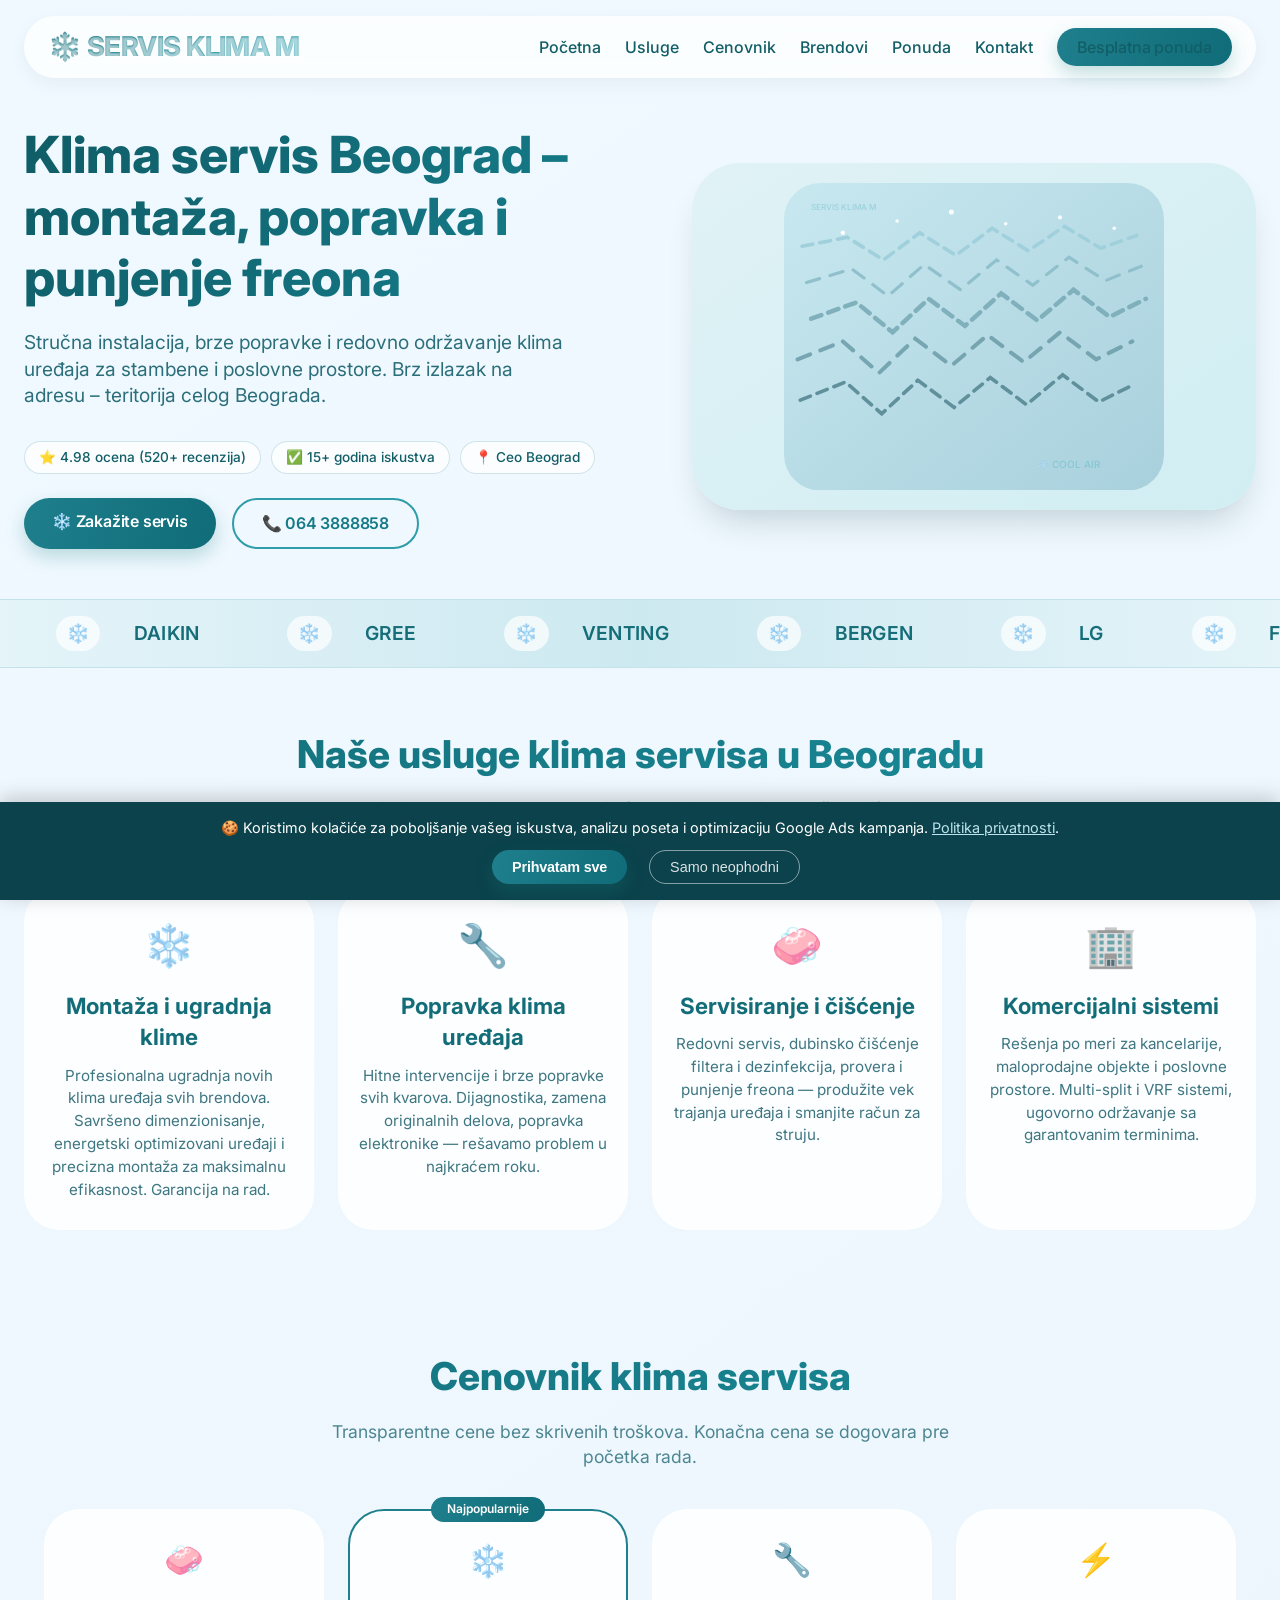
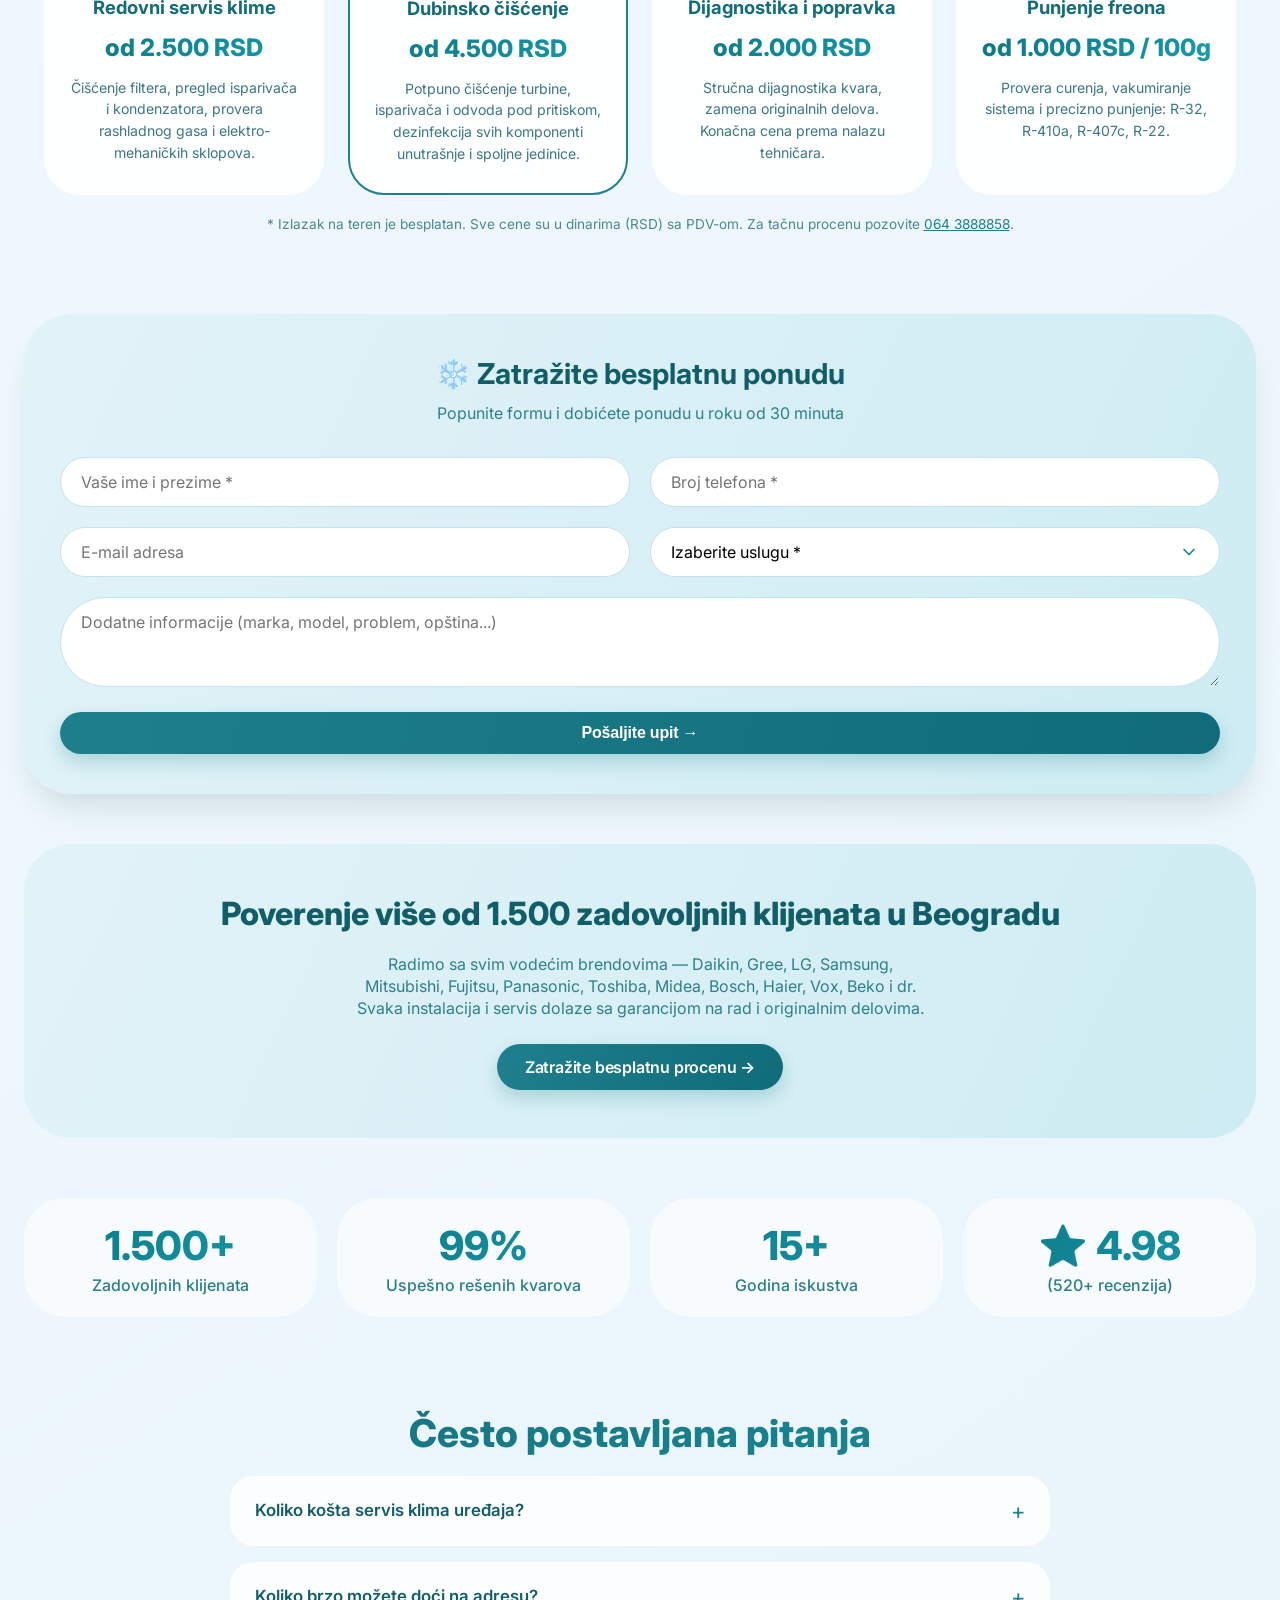
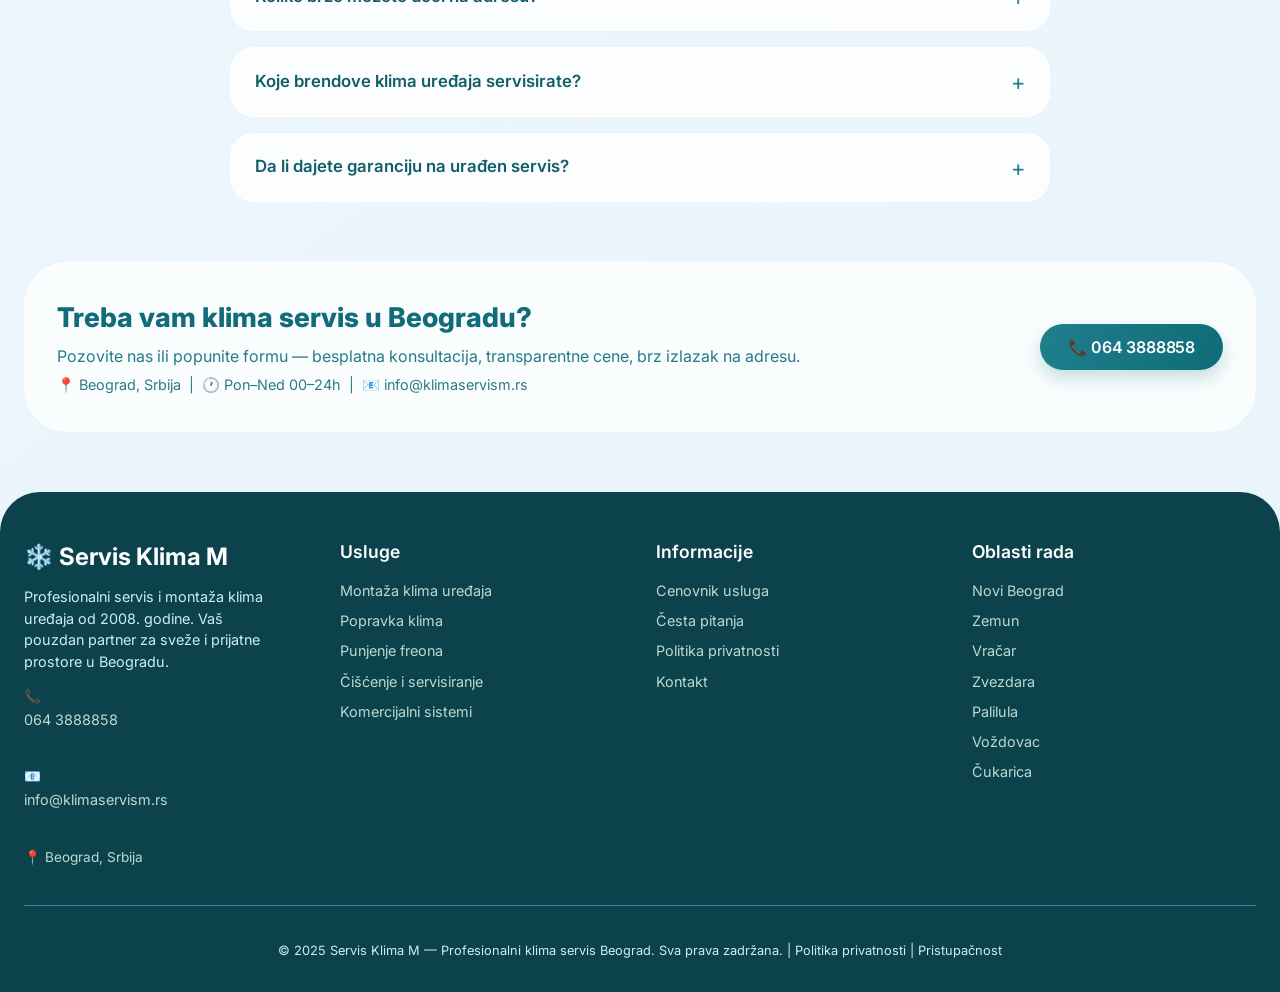
<file: index.html>
<!DOCTYPE html>
<html lang="sr-Latn-RS">
<head>
  <meta charset="UTF-8">
  <meta name="viewport" content="width=device-width, initial-scale=1.0, user-scalable=yes">

  <!-- ===== PRIMARY SEO META ===== -->
  <title>Servis Klima M | Klima Servis Beograd – Montaža, Popravka, Punjenje Freona</title>
  <meta name="description" content="Profesionalni klima servis u Beogradu. Montaža, popravka i punjenje freona od 2.500 RSD. Brz izlazak na adresu, 15+ godina iskustva, 1.500+ zadovoljnih klijenata. Pozovite: 064 3888858">
  <meta name="keywords" content="klima servis Beograd, servis klima uređaja, popravka klima Beograd, montaža klime, punjenje freona, ugradnja klime Beograd, čišćenje klima, klima majstor Beograd, servisiranje klime, Daikin servis, LG servis klima, inverterska klima servis">
  <meta name="author" content="Servis Klima M">
  <meta name="robots" content="index, follow, max-snippet:-1, max-image-preview:large, max-video-preview:-1">
  <meta name="google-site-verification" content="aDOJO16KsECd7x_dMljGl0ZsPnb41D2H8rLaofzuGu0">

  <!-- ===== CANONICAL ===== -->
  <link rel="canonical" href="https://www.klimaservism.rs/">

  <!-- ===== OPEN GRAPH (social + Google Ads preview) ===== -->
  <meta property="og:type" content="website">
  <meta property="og:locale" content="sr_RS">
  <meta property="og:url" content="https://www.klimaservism.rs/">
  <meta property="og:title" content="Servis Klima M | Klima Servis Beograd – Montaža, Popravka, Punjenje Freona">
  <meta property="og:description" content="Profesionalni klima servis u Beogradu. Montaža, popravka i punjenje freona od 2.500 RSD. Brz izlazak, 15+ godina iskustva. Pozovite: 064 3888858">
  <meta property="og:image" content="https://www.klimaservism.rs/og-image.jpg">
  <meta property="og:image:width" content="1200">
  <meta property="og:image:height" content="630">
  <meta property="og:site_name" content="Servis Klima M">

  <!-- ===== TWITTER CARD ===== -->
  <meta name="twitter:card" content="summary_large_image">
  <meta name="twitter:title" content="Servis Klima M | Klima Servis Beograd">
  <meta name="twitter:description" content="Profesionalni klima servis u Beogradu. Montaža, popravka i punjenje freona od 2.500 RSD.">
  <meta name="twitter:image" content="https://www.klimaservism.rs/og-image.jpg">

  <!-- ===== FAVICON ===== -->
  <link rel="icon" type="image/x-icon" href="/favicon.ico">
  <link rel="apple-touch-icon" sizes="180x180" href="/apple-touch-icon.png">

  <!-- ===== PRECONNECT (performance) ===== -->
  <link rel="preconnect" href="https://fonts.googleapis.com">
  <link rel="preconnect" href="https://fonts.gstatic.com" crossorigin>
  <link rel="preconnect" href="https://www.googletagmanager.com">

  <!-- Google Fonts -->
  <link href="https://fonts.googleapis.com/css2?family=Inter:opsz,wght@14..32,300;14..32,400;14..32,500;14..32,600;14..32,700;14..32,800&display=swap" rel="stylesheet">

  <!-- Main CSS -->
  <link rel="stylesheet" href="css/style.css">

  <!-- ===== GOOGLE CONSENT MODE v2 (must be first before gtag) ===== -->
  <script>
    window.dataLayer = window.dataLayer || [];
    function gtag(){dataLayer.push(arguments);}
    // Default: deny until user accepts cookies
    gtag('consent', 'default', {
      'analytics_storage': 'denied',
      'ad_storage': 'denied',
      'ad_user_data': 'denied',
      'ad_personalization': 'denied',
      'wait_for_update': 500
    });
  </script>

  <!-- Google tag (gtag.js) - GA4 + Google Ads -->
  <script async src="https://www.googletagmanager.com/gtag/js?id=G-00EZR5TCJQ"></script>
  <script>
    gtag('js', new Date());
    gtag('config', 'G-00EZR5TCJQ', {
      'page_title': document.title,
      'page_location': window.location.href
    });
  </script>

  <!-- Google tag (gtag.js) -->
  <script async src="https://www.googletagmanager.com/gtag/js?id=AW-18041530466">
  </script>
  <script>
    window.dataLayer = window.dataLayer || [];
    function gtag(){dataLayer.push(arguments);}
    gtag('js', new Date());

    gtag('config', 'AW-18041530466');
  </script>

  <!-- Event snippet for Приказ странице (1) conversion page -->
  <script>
    gtag('event', 'conversion', {'send_to': 'AW-18041530466/cqUSCNKdraccEOLQ75pD'});
  </script>


  <!-- Google Ads phone call conversion helper -->
  <script>
    function gtagSendEvent(url) {
      var callback = function () {
        if (typeof url === 'string') {
          window.location = url;
        }
      };
      gtag('event', 'conversion_event_contact_3', {
        'event_callback': callback,
        'event_timeout': 2000,
      });
      return false;
    }
  </script>

  <!-- ===== STRUCTURED DATA: LocalBusiness (rich results + Google Ads Quality Score) ===== -->
  <script type="application/ld+json">
  {
    "@context": "https://schema.org",
    "@type": "HVACBusiness",
    "name": "Servis Klima M",
    "alternateName": "Klima Servis Beograd – Servis Klima M",
    "description": "Profesionalni klima servis u Beogradu. Montaža, popravka, punjenje freona i čišćenje klima uređaja. Servisiramo sve brendove: Daikin, Gree, LG, Samsung, Mitsubishi, Fujitsu, Panasonic, Toshiba, Midea, Bosch, Haier, Vox, Beko i dr.",
    "url": "https://www.klimaservism.rs",
    "logo": "https://www.klimaservism.rs/logo.png",
    "image": "https://www.klimaservism.rs/og-image.jpg",
    "telephone": "+381643888858",
    "email": "info@klimaservism.rs",
    "priceRange": "od 2.500 RSD",
    "currenciesAccepted": "RSD",
    "paymentAccepted": "Gotovina, Kartica",
    "foundingDate": "2008",
    "openingHours": ["Mo-Su 00:00-23:59"],
    "openingHoursSpecification": [
      {
        "@type": "OpeningHoursSpecification",
        "dayOfWeek": ["Monday","Tuesday","Wednesday","Thursday","Friday","Saturday","Sunday"],
        "opens": "00:00",
        "closes": "23:59"
      }
    ],
    "address": {
      "@type": "PostalAddress",
      "addressLocality": "Beograd",
      "addressRegion": "Beograd",
      "postalCode": "11000",
      "addressCountry": "RS"
    },
    "geo": {
      "@type": "GeoCoordinates",
      "latitude": "44.7866",
      "longitude": "20.4489"
    },
    "areaServed": [
      {"@type": "City", "name": "Beograd"},
      {"@type": "AdministrativeArea", "name": "Srbija"}
    ],
    "hasOfferCatalog": {
      "@type": "OfferCatalog",
      "name": "Klima usluge",
      "itemListElement": [
        {
          "@type": "Offer",
          "itemOffered": {
            "@type": "Service",
            "name": "Montaža i ugradnja klima uređaja Beograd",
            "description": "Profesionalna montaža novih klima uređaja svih brendova sa garancijom na rad"
          },
          "priceSpecification": {
            "@type": "PriceSpecification",
            "priceCurrency": "RSD",
            "description": "Cena prema dogovoru"
          }
        },
        {
          "@type": "Offer",
          "itemOffered": {
            "@type": "Service",
            "name": "Servisiranje i popravka klima uređaja",
            "description": "Brze popravke kvarova, dijagnostika i zamena originalnih delova"
          },
          "priceSpecification": {
            "@type": "PriceSpecification",
            "priceCurrency": "RSD",
            "price": "2500",
            "description": "od 2.500 RSD"
          }
        },
        {
          "@type": "Offer",
          "itemOffered": {
            "@type": "Service",
            "name": "Punjenje freona klima uređaja",
            "description": "Provera i punjenje rashladnog gasa (R-32, R-410a, R-407c, R-22)"
          }
        },
        {
          "@type": "Offer",
          "itemOffered": {
            "@type": "Service",
            "name": "Čišćenje i dezinfekcija klima uređaja",
            "description": "Dubinsko čišćenje filtera, isparivača i turbine sa dezinfekcijom"
          }
        }
      ]
    },
    "aggregateRating": {
      "@type": "AggregateRating",
      "ratingValue": "4.98",
      "reviewCount": "524",
      "bestRating": "5",
      "worstRating": "1"
    },
    "review": [
      {
        "@type": "Review",
        "author": {"@type": "Person", "name": "Marija P."},
        "reviewRating": {"@type": "Rating", "ratingValue": "5", "bestRating": "5"},
        "reviewBody": "Odlična usluga, tehnièar je bio tačan i profesionalan. Klima radi savršeno."
      },
      {
        "@type": "Review",
        "author": {"@type": "Person", "name": "Nikola T."},
        "reviewRating": {"@type": "Rating", "ratingValue": "5", "bestRating": "5"},
        "reviewBody": "Brz izlazak na teren, povoljna cena i stručan rad. Preporučujem svima."
      }
    ],
    "sameAs": [
      "https://www.facebook.com/servisklimam",
      "https://www.instagram.com/servisklimam"
    ],
    "potentialAction": {
      "@type": "ReserveAction",
      "target": {
        "@type": "EntryPoint",
        "urlTemplate": "https://www.klimaservism.rs/#kontakt-forma",
        "inLanguage": "sr",
        "actionPlatform": [
          "http://schema.org/DesktopWebPlatform",
          "http://schema.org/MobileWebPlatform"
        ]
      },
      "result": {
        "@type": "Reservation",
        "name": "Zakažite servis klima uređaja"
      }
    }
  }
  </script>

  <!-- ===== STRUCTURED DATA: FAQPage (generates FAQ rich results in Google) ===== -->
  <script type="application/ld+json">
  {
    "@context": "https://schema.org",
    "@type": "FAQPage",
    "mainEntity": [
      {
        "@type": "Question",
        "name": "Koliko košta servis klima uređaja u Beogradu?",
        "acceptedAnswer": {
          "@type": "Answer",
          "text": "Redovni servis klima uređaja počinje od 2.500 RSD. Cena zavisi od tipa i stanja uređaja. Dubinsko čišćenje i punjenje freona se posebno obračunavaju. Kontaktirajte nas za tačnu procenu."
        }
      },
      {
        "@type": "Question",
        "name": "Koliko brzo možete doći na adresu?",
        "acceptedAnswer": {
          "@type": "Answer",
          "text": "Naši tehničari izlaze na teren u najkraćem roku, po pravilu isti ili naredni dan za terület Beograda. Za hitne slučajeve nazovite 064 3888858."
        }
      },
      {
        "@type": "Question",
        "name": "Koje brendove klima uređaja servisirate?",
        "acceptedAnswer": {
          "@type": "Answer",
          "text": "Servisiramo sve brendove: Daikin, Gree, LG, Samsung, Mitsubishi, Fujitsu, Panasonic, Toshiba, Midea, Bosch, Haier, Vox, Beko, Venting, Bergen, Galanz i ostale."
        }
      },
      {
        "@type": "Question",
        "name": "Da li dajete garanciju na urađen servis?",
        "acceptedAnswer": {
          "@type": "Answer",
          "text": "Da, svaka instalacija i popravka dolaze sa garancijom na izvedene radove. Koristimo originalne rezervne delove od proverenih dobavljača."
        }
      }
    ]
  }
  </script>

  <!-- ===== STRUCTURED DATA: BreadcrumbList ===== -->
  <script type="application/ld+json">
  {
    "@context": "https://schema.org",
    "@type": "BreadcrumbList",
    "itemListElement": [
      {
        "@type": "ListItem",
        "position": 1,
        "name": "Klima Servis Beograd",
        "item": "https://www.klimaservism.rs/"
      }
    ]
  }
  </script>

  <!-- ===== STRUCTURED DATA: WebSite (entity recognition for DuckDuckGo/Bing) ===== -->
  <script type="application/ld+json">
  {
    "@context": "https://schema.org",
    "@type": "WebSite",
    "name": "Servis Klima M",
    "alternateName": "Klima Servis Beograd",
    "url": "https://www.klimaservism.rs",
    "description": "Profesionalni klima servis u Beogradu — montaža, popravka, punjenje freona i čišćenje klima uređaja.",
    "inLanguage": "sr",
    "publisher": {
      "@type": "Organization",
      "name": "Servis Klima M",
      "logo": {
        "@type": "ImageObject",
        "url": "https://www.klimaservism.rs/logo.png"
      }
    }
  }
  </script>

  <!-- ===== STRUCTURED DATA: Organization (Knowledge Panel + contact point) ===== -->
  <script type="application/ld+json">
  {
    "@context": "https://schema.org",
    "@type": "Organization",
    "name": "Servis Klima M",
    "url": "https://www.klimaservism.rs",
    "logo": "https://www.klimaservism.rs/logo.png",
    "contactPoint": {
      "@type": "ContactPoint",
      "telephone": "+381643888858",
      "contactType": "customer service",
      "availableLanguage": "Serbian",
      "hoursAvailable": {
        "@type": "OpeningHoursSpecification",
        "dayOfWeek": ["Monday","Tuesday","Wednesday","Thursday","Friday","Saturday","Sunday"],
        "opens": "00:00",
        "closes": "23:59"
      }
    },
    "sameAs": [
      "https://www.facebook.com/servisklimam",
      "https://www.instagram.com/servisklimam"
    ]
  }
  </script>

</head>
<body>

<header>
  <div class="container">
    <div class="navbar">
      <!-- Logo wrapped in <a> for accessibility + SEO -->
      <a href="/" class="logo" aria-label="Servis Klima M – Početna">❄️ SERVIS KLIMA M</a>
      <nav aria-label="Glavna navigacija">
        <div class="nav-links">
          <a href="/">Početna</a>
          <a href="#services">Usluge</a>
          <a href="#cenovnik">Cenovnik</a>
          <a href="#brendovi">Brendovi</a>
          <a href="#kontakt-forma">Ponuda</a>
          <a href="#contact">Kontakt</a>
          <a href="#kontakt-forma" class="btn-small btn" id="navCtaBtn" aria-label="Zatražite besplatnu ponudu">Besplatna ponuda</a>
        </div>
      </nav>
    </div>
  </div>
</header>

<main>

  <!-- ===== HERO ===== -->
  <div class="container">
    <div class="hero">
      <div class="hero-content">
        <!-- H1: primary keyword + location -->
        <h1>Klima servis Beograd –<br>montaža, popravka i punjenje freona</h1>
        <p>Stručna instalacija, brze popravke i redovno održavanje klima uređaja za stambene i poslovne prostore. Brz izlazak na adresu – teritorija celog Beograda.</p>
        <div class="hero-badges">
          <span class="hero-badge">⭐ 4.98 ocena (520+ recenzija)</span>
          <span class="hero-badge">✅ 15+ godina iskustva</span>
          <span class="hero-badge">📍 Ceo Beograd</span>
        </div>
        <div class="hero-buttons">
          <a href="#kontakt-forma" class="btn" id="heroCtaBtn">❄️ Zakažite servis</a>
          <a href="tel:+381643888858" class="btn btn-outline" id="phoneCallBtn" onclick="return gtagSendEvent(this.href)">📞 064 3888858</a>
        </div>
      </div>
      <div class="hero-image" role="img" aria-label="Servis klima uređaja ilustracija">
        <svg width="100%" height="100%" viewBox="0 0 420 340" fill="none" xmlns="http://www.w3.org/2000/svg" style="max-width: 380px; margin: 0 auto; display: block;" aria-hidden="true">
          <defs>
            <linearGradient id="iceGrad" x1="0%" y1="0%" x2="100%" y2="100%">
              <stop offset="0%" stop-color="#C8E8F0"/>
              <stop offset="100%" stop-color="#A8D0DC"/>
            </linearGradient>
          </defs>
          <rect width="420" height="340" rx="40" fill="url(#iceGrad)" />
          <path d="M20 70 L70 60 L110 85 L150 55 L190 80 L230 50 L270 75 L310 48 L350 72 L390 58" stroke="#9FD0DC" stroke-width="4" stroke-linecap="round" fill="none" class="wind-line"/>
          <path d="M25 110 L75 95 L115 125 L155 90 L195 118 L235 85 L275 113 L315 82 L355 108 L395 92" stroke="#8FC0CC" stroke-width="3.5" stroke-linecap="round" fill="none" class="wind-line-slow"/>
          <path d="M30 150 L80 132 L120 165 L160 128 L200 158 L240 122 L280 152 L320 118 L360 148 L400 128" stroke="#7FB0BC" stroke-width="5" stroke-linecap="round" fill="none" class="wind-line"/>
          <path d="M15 195 L65 175 L105 210 L145 172 L185 202 L225 168 L265 198 L305 165 L345 195 L385 175" stroke="#6FA0AC" stroke-width="4.5" stroke-linecap="round" fill="none" class="wind-line-slow" opacity="0.9"/>
          <path d="M18 240 L68 220 L108 255 L148 218 L188 248 L228 215 L268 245 L308 212 L348 242 L388 222" stroke="#5F909C" stroke-width="4" stroke-linecap="round" fill="none" class="wind-line"/>
          <circle cx="65" cy="55" r="2.5" fill="#FFFFFF" opacity="0.9" class="snow-particle"/>
          <circle cx="125" cy="42" r="2" fill="#FFFFFF" opacity="0.9" class="snow-particle"/>
          <circle cx="185" cy="32" r="2.8" fill="#FFFFFF" opacity="0.9" class="snow-particle"/>
          <circle cx="245" cy="45" r="2" fill="#FFFFFF" opacity="0.9" class="snow-particle"/>
          <circle cx="305" cy="38" r="2.3" fill="#FFFFFF" opacity="0.9" class="snow-particle"/>
          <circle cx="365" cy="50" r="2" fill="#FFFFFF" opacity="0.9" class="snow-particle"/>
          <text x="280" y="315" font-family="Inter, sans-serif" font-size="11" font-weight="500" fill="#6FBFCD" opacity="0.6">❄️ COOL AIR</text>
          <text x="30" y="30" font-family="Inter, sans-serif" font-size="9" font-weight="500" fill="#6FBFCD" opacity="0.5">SERVIS KLIMA M</text>
        </svg>
      </div>
    </div>
  </div>

  <!-- ===== BRAND STRIP ===== -->
  <div class="brand-strip" id="brendovi" aria-label="Brendovi koje servisujemo">
    <div class="marquee-track" aria-hidden="true">
      <span><span class="brand-logo-symbol">❄️</span> DAIKIN</span>
      <span><span class="brand-logo-symbol">❄️</span> GREE</span>
      <span><span class="brand-logo-symbol">❄️</span> VENTING</span>
      <span><span class="brand-logo-symbol">❄️</span> BERGEN</span>
      <span><span class="brand-logo-symbol">❄️</span> LG</span>
      <span><span class="brand-logo-symbol">❄️</span> FUJITSU</span>
      <span><span class="brand-logo-symbol">❄️</span> TOSHIBA</span>
      <span><span class="brand-logo-symbol">❄️</span> HAIER</span>
      <span><span class="brand-logo-symbol">❄️</span> PANASONIC</span>
      <span><span class="brand-logo-symbol">❄️</span> SAMSUNG</span>
      <span><span class="brand-logo-symbol">❄️</span> MIDEA</span>
      <span><span class="brand-logo-symbol">❄️</span> BOSCH</span>
      <span><span class="brand-logo-symbol">❄️</span> MITSUBISHI</span>
      <span><span class="brand-logo-symbol">❄️</span> VOX</span>
      <span><span class="brand-logo-symbol">❄️</span> BEKO</span>
      <!-- Duplicate set for seamless scroll -->
      <span><span class="brand-logo-symbol">❄️</span> DAIKIN</span>
      <span><span class="brand-logo-symbol">❄️</span> GREE</span>
      <span><span class="brand-logo-symbol">❄️</span> VENTING</span>
      <span><span class="brand-logo-symbol">❄️</span> BERGEN</span>
      <span><span class="brand-logo-symbol">❄️</span> LG</span>
      <span><span class="brand-logo-symbol">❄️</span> FUJITSU</span>
      <span><span class="brand-logo-symbol">❄️</span> TOSHIBA</span>
      <span><span class="brand-logo-symbol">❄️</span> HAIER</span>
      <span><span class="brand-logo-symbol">❄️</span> PANASONIC</span>
      <span><span class="brand-logo-symbol">❄️</span> SAMSUNG</span>
      <span><span class="brand-logo-symbol">❄️</span> MIDEA</span>
      <span><span class="brand-logo-symbol">❄️</span> BOSCH</span>
      <span><span class="brand-logo-symbol">❄️</span> MITSUBISHI</span>
      <span><span class="brand-logo-symbol">❄️</span> VOX</span>
      <span><span class="brand-logo-symbol">❄️</span> BEKO</span>
    </div>
  </div>

  <!-- ===== SERVICES SECTION ===== -->
  <section class="services" id="services" aria-labelledby="services-heading">
    <div class="container">
      <h2 class="section-title" id="services-heading">Naše usluge klima servisa u Beogradu</h2>
      <p class="section-sub">Od hitnih popravki do energetski efikasnih instalacija — naši sertifikovani tehničari donose preciznost i pouzdanost direktno na vašu adresu.</p>
      <div class="cards-grid">
        <article class="card">
          <div class="card-icon" aria-hidden="true">❄️</div>
          <h3>Montaža i ugradnja klime</h3>
          <p>Profesionalna ugradnja novih klima uređaja svih brendova. Savršeno dimenzionisanje, energetski optimizovani uređaji i precizna montaža za maksimalnu efikasnost. Garancija na rad.</p>
        </article>
        <article class="card">
          <div class="card-icon" aria-hidden="true">🔧</div>
          <h3>Popravka klima uređaja</h3>
          <p>Hitne intervencije i brze popravke svih kvarova. Dijagnostika, zamena originalnih delova, popravka elektronike — rešavamo problem u najkraćem roku.</p>
        </article>
        <article class="card">
          <div class="card-icon" aria-hidden="true">🧼</div>
          <h3>Servisiranje i čišćenje</h3>
          <p>Redovni servis, dubinsko čišćenje filtera i dezinfekcija, provera i punjenje freona — produžite vek trajanja uređaja i smanjite račun za struju.</p>
        </article>
        <article class="card">
          <div class="card-icon" aria-hidden="true">🏢</div>
          <h3>Komercijalni sistemi</h3>
          <p>Rešenja po meri za kancelarije, maloprodajne objekte i poslovne prostore. Multi-split i VRF sistemi, ugovorno održavanje sa garantovanim terminima.</p>
        </article>
      </div>
    </div>
  </section>

  <!-- ===== PRICE SECTION (Cenovnik) ===== -->
  <section class="cenovnik-section" id="cenovnik" aria-labelledby="cenovnik-heading">
    <div class="container">
      <h2 class="section-title" id="cenovnik-heading">Cenovnik klima servisa</h2>
      <p class="section-sub">Transparentne cene bez skrivenih troškova. Konačna cena se dogovara pre početka rada.</p>
      <div class="price-grid">
        <div class="price-card">
          <div class="price-icon" aria-hidden="true">🧼</div>
          <h3>Redovni servis klime</h3>
          <div class="price-amount">od 2.500 RSD</div>
          <p>Čišćenje filtera, pregled isparivača i kondenzatora, provera rashladnog gasa i elektro-mehaničkih sklopova.</p>
        </div>
        <div class="price-card price-card-featured">
          <div class="price-icon" aria-hidden="true">❄️</div>
          <h3>Dubinsko čišćenje</h3>
          <div class="price-amount">od 4.500 RSD</div>
          <p>Potpuno čišćenje turbine, isparivača i odvoda pod pritiskom, dezinfekcija svih komponenti unutrašnje i spoljne jedinice.</p>
        </div>
        <div class="price-card">
          <div class="price-icon" aria-hidden="true">🔧</div>
          <h3>Dijagnostika i popravka</h3>
          <div class="price-amount">od 2.000 RSD</div>
          <p>Stručna dijagnostika kvara, zamena originalnih delova. Konačna cena prema nalazu tehničara.</p>
        </div>
        <div class="price-card">
          <div class="price-icon" aria-hidden="true">⚡</div>
          <h3>Punjenje freona</h3>
          <div class="price-amount">od 1.000 RSD / 100g</div>
          <p>Provera curenja, vakumiranje sistema i precizno punjenje: R-32, R-410a, R-407c, R-22.</p>
        </div>
      </div>
      <p class="price-note">* Izlazak na teren je besplatan. Sve cene su u dinarima (RSD) sa PDV-om. Za tačnu procenu pozovite <a href="tel:+381643888858" onclick="return gtagSendEvent(this.href)">064 3888858</a>.</p>
    </div>
  </section>

  <!-- ===== LEAD FORM ===== -->
  <div class="container lead-form-section" id="kontakt-forma">
    <div class="form-card">
      <h2 class="form-title">❄️ Zatražite besplatnu ponudu</h2>
      <p class="form-subtitle">Popunite formu i dobićete ponudu u roku od 30 minuta</p>

      <form id="leadForm" action="https://formspree.io/f/mbdpjare" method="POST" novalidate>
        <input type="hidden" name="_subject" value="Nova porudžbina sa sajta Servis Klima M">
        <input type="hidden" name="_replyto" value="email">

        <div class="form-row">
          <div class="form-group">
            <label for="ime" class="sr-only">Ime i prezime</label>
            <input type="text" id="ime" class="form-control" name="ime" placeholder="Vaše ime i prezime *" required autocomplete="name">
          </div>
          <div class="form-group">
            <label for="telefon" class="sr-only">Broj telefona</label>
            <input type="tel" id="telefon" class="form-control" name="telefon" placeholder="Broj telefona *" required autocomplete="tel">
          </div>
        </div>
        <div class="form-row">
          <div class="form-group">
            <label for="email" class="sr-only">E-mail adresa</label>
            <input type="email" id="email" class="form-control" name="email" placeholder="E-mail adresa" autocomplete="email">
          </div>
          <div class="form-group">
            <label for="usluga" class="sr-only">Izaberite uslugu</label>
            <select id="usluga" class="form-control" name="usluga" required>
              <option value="">Izaberite uslugu *</option>
              <option value="Instalacija nove klime">Montaža / ugradnja klime</option>
              <option value="Popravka / servis klime">Popravka / servis klime</option>
              <option value="Punjenje freona">Punjenje freona</option>
              <option value="Ciscenje klime">Čišćenje / dezinfekcija</option>
              <option value="Redovno održavanje">Redovno održavanje</option>
              <option value="Komercijalni sistem">Komercijalni sistem</option>
            </select>
          </div>
        </div>
        <div class="form-group">
          <label for="poruka" class="sr-only">Dodatne informacije</label>
          <textarea id="poruka" class="form-control" name="poruka" rows="3" placeholder="Dodatne informacije (marka, model, problem, opština...)"></textarea>
        </div>
        <button type="submit" class="btn btn-block" id="submitBtn">Pošaljite upit →</button>
        <div id="successMessage" class="success-message" role="alert" aria-live="polite">
          ✅ Hvala vam! Vaš upit je poslat. Kontaktiraćemo vas u najkraćem roku.
        </div>
      </form>
    </div>
  </div>

  <!-- ===== CTA / TRUST SECTION ===== -->
  <div class="container">
    <div class="cta-section">
      <h2>Poverenje više od 1.500 zadovoljnih klijenata u Beogradu</h2>
      <p>Radimo sa svim vodećim brendovima — Daikin, Gree, LG, Samsung, Mitsubishi, Fujitsu, Panasonic, Toshiba, Midea, Bosch, Haier, Vox, Beko i dr. Svaka instalacija i servis dolaze sa garancijom na rad i originalnim delovima.</p>
      <a href="#kontakt-forma" class="btn" id="ctaFormBtn">Zatražite besplatnu procenu →</a>
    </div>
  </div>

  <!-- ===== STATS ===== -->
  <div class="container">
    <div class="stats-row" aria-label="Naši rezultati">
      <div class="stat-card">
        <div class="stat-number">1.500+</div>
        <div style="color:#2a7e8a; font-weight:500;">Zadovoljnih klijenata</div>
      </div>
      <div class="stat-card">
        <div class="stat-number">99%</div>
        <div style="color:#2a7e8a; font-weight:500;">Uspešno rešenih kvarova</div>
      </div>
      <div class="stat-card">
        <div class="stat-number">15+</div>
        <div style="color:#2a7e8a; font-weight:500;">Godina iskustva</div>
      </div>
      <div class="stat-card">
        <div class="stat-number">⭐ 4.98</div>
        <div style="color:#2a7e8a; font-weight:500;">(520+ recenzija)</div>
      </div>
    </div>
  </div>

  <!-- ===== FAQ SECTION (matches FAQPage schema) ===== -->
  <section class="faq-section" id="faq" aria-labelledby="faq-heading">
    <div class="container">
      <h2 class="section-title" id="faq-heading">Često postavljana pitanja</h2>
      <div class="faq-grid">
        <details class="faq-item">
          <summary><h3>Koliko košta servis klima uređaja?</h3></summary>
          <p>Redovni servis klime počinje od 2.500 RSD. Dubinsko čišćenje od 4.500 RSD, punjenje freona od 1.000 RSD na 100g. Konačna cena zavisi od tipa i stanja uređaja — pozovite nas za tačnu procenu.</p>
        </details>
        <details class="faq-item">
          <summary><h3>Koliko brzo možete doći na adresu?</h3></summary>
          <p>Naši tehničari izlaze na teren isti ili naredni dan za celu teritoriju Beograda. Za hitne popravke kontaktirajte nas telefonom na 064 3888858.</p>
        </details>
        <details class="faq-item">
          <summary><h3>Koje brendove klima uređaja servisirate?</h3></summary>
          <p>Servisiramo sve brendove: Daikin, Gree, LG, Samsung, Mitsubishi, Fujitsu, Panasonic, Toshiba, Midea, Bosch, Haier, Vox, Beko, Venting, Bergen, Galanz i ostale.</p>
        </details>
        <details class="faq-item">
          <summary><h3>Da li dajete garanciju na urađen servis?</h3></summary>
          <p>Da — svaka instalacija i popravka dolaze sa garancijom na izvedene radove. Koristimo originalne rezervne delove. Servisni dnevnik se čuva za svaki uređaj.</p>
        </details>
      </div>
    </div>
  </section>

  <!-- ===== CONTACT CTA ===== -->
  <div class="container" id="contact">
    <div class="frost-card">
      <div>
        <h2 class="frost-card-h2">Treba vam klima servis u Beogradu?</h2>
        <p>Pozovite nas ili popunite formu — besplatna konsultacija, transparentne cene, brz izlazak na adresu.</p>
        <address style="font-style:normal; font-size:0.9rem; color:#2c7a85; margin-top:8px;">
          📍 Beograd, Srbija &nbsp;|&nbsp; 🕐 Pon–Ned 00–24h &nbsp;|&nbsp; 📧 info@klimaservism.rs
        </address>
      </div>
      <div>
        <a href="tel:+381643888858" class="btn" id="footerPhoneBtn" onclick="return gtagSendEvent(this.href)">📞 064 3888858</a>
      </div>
    </div>
  </div>

</main>

<footer>
  <div class="container">
    <div class="footer-grid">
      <div class="footer-col">
        <div style="font-size: 1.5rem; font-weight: 700; color: white; margin-bottom: 12px;">❄️ Servis Klima M</div>
        <p>Profesionalni servis i montaža klima uređaja od 2008. godine. Vaš pouzdan partner za sveže i prijatne prostore u Beogradu.</p>
        <address style="font-style:normal; font-size:0.85rem; color:#bcd9d2; margin-top:12px; line-height:1.7;">
          📞 <a href="tel:+381643888858" style="color:#bcd9d2;" onclick="return gtagSendEvent(this.href)">064 3888858</a><br>
          📧 <a href="mailto:info@klimaservism.rs" style="color:#bcd9d2;">info@klimaservism.rs</a><br>
          📍 Beograd, Srbija
        </address>
      </div>
      <div class="footer-col">
        <h4>Usluge</h4>
        <a href="#services">Montaža klima uređaja</a>
        <a href="#services">Popravka klima</a>
        <a href="#services">Punjenje freona</a>
        <a href="#services">Čišćenje i servisiranje</a>
        <a href="#services">Komercijalni sistemi</a>
      </div>
      <div class="footer-col">
        <h4>Informacije</h4>
        <a href="#cenovnik">Cenovnik usluga</a>
        <a href="#faq">Česta pitanja</a>
        <a href="#" id="privacyPolicyLink">Politika privatnosti</a>
        <a href="#contact">Kontakt</a>
      </div>
      <div class="footer-col">
        <h4>Oblasti rada</h4>
        <a href="#contact">Novi Beograd</a>
        <a href="#contact">Zemun</a>
        <a href="#contact">Vračar</a>
        <a href="#contact">Zvezdara</a>
        <a href="#contact">Palilula</a>
        <a href="#contact">Voždovac</a>
        <a href="#contact">Čukarica</a>
      </div>
    </div>
    <div class="copyright">
      © 2025 Servis Klima M — Profesionalni klima servis Beograd. Sva prava zadržana.
      | <a href="#" id="privacyPolicyLinkCopyright">Politika privatnosti</a>
      | <a href="#">Pristupačnost</a>
    </div>
  </div>
</footer>

<!-- Scroll to Top Button -->
<button id="scrollTopBtn" class="scroll-top" aria-label="Nazad na vrh stranice" title="Nazad na vrh">❄️</button>

<!-- Cookie Consent Banner -->
<div id="cookieBanner" class="cookie-banner" role="dialog" aria-label="Saglasnost za kolačiće" aria-live="polite">
  <p>🍪 Koristimo kolačiće za poboljšanje vašeg iskustva, analizu poseta i optimizaciju Google Ads kampanja. <a href="#" id="privacyPolicyLinkCookie">Politika privatnosti</a>.</p>
  <div class="cookie-buttons">
    <button id="acceptCookies" class="btn-small btn">Prihvatam sve</button>
    <button id="rejectCookies" class="btn-small btn-outline-sm">Samo neophodni</button>
  </div>
</div>

<!-- Privacy Policy Modal -->
<div id="privacyModal" class="privacy-modal" role="dialog" aria-modal="true" aria-labelledby="privacyModalTitle">
  <div class="privacy-modal-content">
    <div class="privacy-modal-header">
      <h3 id="privacyModalTitle">📋 Politika privatnosti</h3>
      <span class="privacy-modal-close" role="button" aria-label="Zatvori" tabindex="0">&times;</span>
    </div>
    <div class="privacy-modal-body">
      <p><strong>Servis Klima M</strong> posvećen je zaštiti vaše privatnosti. Ova politika privatnosti objašnjava kako prikupljamo, koristimo i štitimo vaše lične podatke.</p>

      <h4>📌 Koje podatke prikupljamo?</h4>
      <p>Prikupljamo podatke koje nam dobrovoljno dostavite putem kontakt forme: ime, prezime, broj telefona, e-mail adresu i informacije o usluzi koju tražite.</p>

      <h4>🔒 Kako koristimo vaše podatke?</h4>
      <p>Vaše podatke koristimo isključivo za:</p>
      <ul>
        <li>Odgovaranje na vaše upite i pružanje ponuda</li>
        <li>Zakazivanje servisa i instalacija</li>
        <li>Unapređenje kvaliteta naših usluga</li>
      </ul>

      <h4>🛡️ Bezbednost podataka</h4>
      <p>Vaši podaci su zaštićeni i ne delimo ih sa trećim licima bez vaše saglasnosti, osim ako to nije zakonski obavezno.</p>

      <h4>🍪 Kolačići (Cookies)</h4>
      <p>Naš sajt koristi kolačiće za poboljšanje korisničkog iskustva i analizu poseta putem Google Analytics i Google Ads. Možete upravljati kolačićima u podešavanjima vašeg pregledača ili kliknuti "Samo neophodni" na baner za kolačiće.</p>

      <h4>📞 Kontakt</h4>
      <p>Za sva pitanja u vezi sa zaštitom podataka, kontaktirajte nas na: <strong>064 3888858</strong> ili <strong>info@klimaservism.rs</strong></p>

      <p style="margin-top: 20px; font-size: 0.85rem; color: #666;">Poslednje ažuriranje: april 2025. godine</p>
    </div>
    <div class="privacy-modal-footer">
      <button class="btn btn-small" id="closePrivacyModal">Razumem</button>
    </div>
  </div>
</div>

<!-- Main JavaScript -->
<script src="js/main.js"></script>

</body>
</html>
</file>
<file: css/style.css>
/* ============================================
   Servis Klima M - Main Stylesheet
   Version: 2.0
   ============================================ */

/* ---------- RESET & BASE ---------- */
* {
  margin: 0;
  padding: 0;
  box-sizing: border-box;
}

body {
  font-family: 'Inter', sans-serif;
  background: linear-gradient(145deg, #f0f9ff 0%, #e9f4fa 100%);
  color: #0a2b2c;
  line-height: 1.4;
  scroll-behavior: smooth;
}

/* ---------- CONTAINER ---------- */
.container {
  max-width: 1280px;
  margin: 0 auto;
  padding: 0 24px;
}

@media (max-width: 768px) {
  .container {
    padding: 0 20px;
  }
}

@media (max-width: 480px) {
  .container {
    padding: 0 16px;
  }
}

/* ---------- BUTTONS ---------- */
.btn {
  display: inline-block;
  background: linear-gradient(105deg, #1f7f8c 0%, #0f6c78 100%);
  color: white;
  font-weight: 600;
  padding: 12px 28px;
  border-radius: 48px;
  text-decoration: none;
  transition: all 0.3s ease;
  border: none;
  cursor: pointer;
  font-size: 1rem;
  box-shadow: 0 8px 18px rgba(27, 126, 128, 0.25);
  letter-spacing: -0.2px;
  text-align: center;
}

.btn:hover {
  background: linear-gradient(105deg, #0e6b77 0%, #0a5963 100%);
  transform: translateY(-3px);
  box-shadow: 0 14px 26px rgba(27, 126, 128, 0.35);
}

.btn-outline {
  background: transparent;
  border: 2px solid #2f9caa;
  color: #147a86;
  box-shadow: none;
}

.btn-outline:hover {
  background: rgba(31, 127, 140, 0.1);
  color: #0a5c66;
  border-color: #0f6c78;
  transform: translateY(-2px);
}

.btn-small {
  padding: 8px 20px;
  font-size: 0.9rem;
}

.btn-block {
  width: 100%;
}

/* ---------- NAVBAR ---------- */
.navbar {
  display: flex;
  justify-content: space-between;
  align-items: center;
  flex-wrap: wrap;
  gap: 16px;
  backdrop-filter: blur(10px);
  background: rgba(255, 255, 255, 0.75);
  border-radius: 60px;
  padding: 12px 24px;
  margin-top: 16px;
  margin-bottom: 16px;
  box-shadow: 0 6px 18px rgba(0, 30, 30, 0.05);
}

@media (max-width: 768px) {
  .navbar {
    flex-direction: column;
    border-radius: 32px;
    padding: 16px 20px;
  }
}

.logo {
  font-size: 1.7rem;
  font-weight: 800;
  letter-spacing: -0.02em;
  background: linear-gradient(135deg, #126e7a, #2fa1b0);
  background-clip: text;
  -webkit-background-clip: text;
  color: transparent;
  text-shadow: 0 1px 2px rgba(255, 255, 255, 0.6);
}

@media (max-width: 480px) {
  .logo {
    font-size: 1.4rem;
  }
}

.nav-links {
  display: flex;
  gap: 24px;
  align-items: center;
  flex-wrap: wrap;
  justify-content: center;
}

@media (max-width: 640px) {
  .nav-links {
    gap: 16px;
  }
  .nav-links a {
    font-size: 0.9rem;
  }
}

.nav-links a {
  text-decoration: none;
  font-weight: 500;
  color: #125e67;
  transition: 0.2s;
  font-size: 1rem;
}

.nav-links a:hover {
  color: #0d818f;
}

/* ---------- HERO SECTION ---------- */
.hero {
  display: flex;
  flex-wrap: wrap;
  align-items: center;
  justify-content: space-between;
  gap: 40px;
  padding: 30px 0 50px 0;
}

@media (max-width: 900px) {
  .hero {
    flex-direction: column;
    text-align: center;
    gap: 32px;
    padding: 20px 0 40px;
  }
}

.hero-content {
  flex: 1.2;
}

@media (max-width: 900px) {
  .hero-content {
    text-align: center;
  }
}

.hero-content h1 {
  font-size: 3.2rem;
  font-weight: 800;
  line-height: 1.2;
  margin-bottom: 20px;
  background: linear-gradient(125deg, #0f5c66, #16818f);
  background-clip: text;
  -webkit-background-clip: text;
  color: transparent;
}

@media (max-width: 768px) {
  .hero-content h1 {
    font-size: 2.4rem;
  }
}

@media (max-width: 480px) {
  .hero-content h1 {
    font-size: 1.9rem;
  }
}

.hero-content p {
  font-size: 1.2rem;
  color: #2c6f7a;
  margin-bottom: 32px;
  max-width: 550px;
}

@media (max-width: 900px) {
  .hero-content p {
    margin-left: auto;
    margin-right: auto;
  }
}

@media (max-width: 480px) {
  .hero-content p {
    font-size: 1rem;
  }
}

.hero-buttons {
  display: flex;
  gap: 16px;
  flex-wrap: wrap;
}

@media (max-width: 900px) {
  .hero-buttons {
    justify-content: center;
  }
}

.hero-image {
  flex: 1;
  background: linear-gradient(145deg, #e0f2f5, #d1eef3);
  border-radius: 48px;
  padding: 20px;
  text-align: center;
  box-shadow: 0 20px 35px -12px rgba(0, 40, 50, 0.2);
  min-height: 300px;
  display: flex;
  align-items: center;
  justify-content: center;
}

@media (max-width: 480px) {
  .hero-image {
    padding: 16px;
    border-radius: 32px;
    min-height: 240px;
  }
  .hero-image svg {
    width: 100%;
    height: auto;
  }
}

/* ---------- BRAND STRIP (MARQUEE) ---------- */
.brand-strip {
  background: linear-gradient(90deg, #e4f4f9, #cde9f0, #e4f4f9);
  border-top: 1px solid #c3e2ec;
  border-bottom: 1px solid #c3e2ec;
  overflow: hidden;
  white-space: nowrap;
  padding: 16px 0;
  position: relative;
  width: 100%;
}

@media (max-width: 768px) {
  .brand-strip {
    padding: 12px 0;
  }
}

.marquee-track {
  display: inline-block;
  animation: scrollBrands 30s linear infinite;
  white-space: nowrap;
}

.marquee-track span {
  display: inline-block;
  margin: 0 28px;
  font-size: 1.2rem;
  font-weight: 600;
  color: #156d78;
  letter-spacing: 0.3px;
}

@media (max-width: 768px) {
  .marquee-track span {
    margin: 0 18px;
    font-size: 1rem;
  }
}

@media (max-width: 480px) {
  .marquee-track span {
    margin: 0 12px;
    font-size: 0.85rem;
  }
}

.brand-logo-symbol {
  font-weight: 700;
  background: rgba(255, 255, 255, 0.7);
  backdrop-filter: blur(4px);
  padding: 4px 10px;
  border-radius: 40px;
  font-size: 0.85rem;
  margin-right: 8px;
  display: inline-block;
}

@media (max-width: 480px) {
  .brand-logo-symbol {
    padding: 3px 7px;
    font-size: 0.7rem;
    margin-right: 5px;
  }
}

.brand-strip:hover .marquee-track {
  animation-play-state: paused;
}

@keyframes scrollBrands {
  0% {
    transform: translateX(0);
  }
  100% {
    transform: translateX(-50%);
  }
}

/* ---------- SERVICES SECTION ---------- */
.services {
  padding: 60px 0;
}

@media (max-width: 768px) {
  .services {
    padding: 40px 0;
  }
}

.section-title {
  text-align: center;
  font-size: 2.4rem;
  font-weight: 800;
  margin-bottom: 16px;
  background: linear-gradient(125deg, #146e79, #1a8c9b);
  background-clip: text;
  -webkit-background-clip: text;
  color: transparent;
}

@media (max-width: 768px) {
  .section-title {
    font-size: 2rem;
  }
}

@media (max-width: 480px) {
  .section-title {
    font-size: 1.7rem;
  }
}

.section-sub {
  text-align: center;
  color: #4d8691;
  max-width: 640px;
  margin: 0 auto 40px auto;
  font-size: 1.1rem;
}

@media (max-width: 480px) {
  .section-sub {
    font-size: 0.95rem;
    margin-bottom: 32px;
  }
}

.cards-grid {
  display: flex;
  flex-wrap: wrap;
  gap: 24px;
  justify-content: center;
}

.card {
  background: rgba(255, 255, 255, 0.8);
  backdrop-filter: blur(8px);
  border-radius: 36px;
  padding: 28px 20px;
  transition: 0.25s;
  border: 1px solid rgba(255, 255, 255, 0.8);
  flex: 1 1 240px;
  min-width: 220px;
  text-align: center;
}

@media (max-width: 640px) {
  .card {
    flex: 1 1 100%;
    min-width: auto;
    padding: 24px 20px;
  }
}

.card:hover {
  transform: translateY(-6px);
  background: rgba(255, 255, 255, 0.95);
}

.card-icon {
  font-size: 2.6rem;
  margin-bottom: 16px;
}

.card h3 {
  font-size: 1.4rem;
  margin-bottom: 12px;
  font-weight: 700;
  color: #136d79;
}

@media (max-width: 480px) {
  .card h3 {
    font-size: 1.3rem;
  }
}

.card p {
  color: #3e7681;
  line-height: 1.5;
  font-size: 0.95rem;
}

/* ---------- CTA SECTION ---------- */
.cta-section {
  background: linear-gradient(115deg, #e2f3f8, #ceecf3);
  border-radius: 48px;
  margin: 40px auto 60px;
  padding: 48px 32px;
  text-align: center;
}

@media (max-width: 768px) {
  .cta-section {
    margin: 30px auto 40px;
    padding: 36px 24px;
    border-radius: 36px;
  }
}

@media (max-width: 480px) {
  .cta-section {
    padding: 28px 20px;
    margin: 24px auto 32px;
  }
}

.cta-section h2 {
  font-size: 2rem;
  margin-bottom: 16px;
  color: #115e69;
  font-weight: 800;
}

@media (max-width: 768px) {
  .cta-section h2 {
    font-size: 1.7rem;
  }
}

@media (max-width: 480px) {
  .cta-section h2 {
    font-size: 1.5rem;
  }
}

.cta-section p {
  max-width: 580px;
  margin: 0 auto 24px;
  font-size: 1rem;
  color: #2f7f8a;
}

/* ---------- STATS SECTION ---------- */
.stats-row {
  display: flex;
  flex-wrap: wrap;
  gap: 20px;
  justify-content: center;
  margin-bottom: 40px;
}

.stat-card {
  flex: 1;
  min-width: 160px;
  background: rgba(255, 255, 255, 0.6);
  backdrop-filter: blur(4px);
  border-radius: 40px;
  padding: 20px 12px;
  text-align: center;
  transition: 0.2s;
}

@media (max-width: 640px) {
  .stat-card {
    min-width: calc(50% - 20px);
    flex: none;
    width: calc(50% - 20px);
  }
}

@media (max-width: 480px) {
  .stat-card {
    min-width: calc(100% - 20px);
    width: 100%;
  }
}

.stat-number {
  font-size: 2.5rem;
  font-weight: 800;
  background: linear-gradient(135deg, #0c7684, #179bac);
  background-clip: text;
  -webkit-background-clip: text;
  color: transparent;
}

@media (max-width: 480px) {
  .stat-number {
    font-size: 2rem;
  }
}

/* ---------- LEAD FORM ---------- */
.lead-form-section {
  margin: 40px auto 50px;
}

.form-card {
  background: linear-gradient(115deg, #e2f3f8, #ceecf3);
  border-radius: 48px;
  padding: 40px 36px;
  box-shadow: 0 20px 35px -12px rgba(0, 40, 50, 0.15);
}

@media (max-width: 768px) {
  .form-card {
    padding: 32px 24px;
    border-radius: 36px;
  }
}

@media (max-width: 480px) {
  .form-card {
    padding: 28px 20px;
    border-radius: 32px;
  }
}

.form-title {
  text-align: center;
  font-size: 1.8rem;
  font-weight: 700;
  color: #115e69;
  margin-bottom: 8px;
}

.form-subtitle {
  text-align: center;
  color: #2f7f8a;
  margin-bottom: 32px;
  font-size: 1rem;
}

.form-group {
  margin-bottom: 20px;
}

.form-row {
  display: flex;
  flex-wrap: wrap;
  gap: 20px;
  margin-bottom: 20px;
}

.form-row .form-group {
  flex: 1;
  margin-bottom: 0;
}

.form-control {
  width: 100%;
  padding: 14px 20px;
  border: 1px solid #c3e2ec;
  border-radius: 50px;
  font-size: 1rem;
  font-family: 'Inter', sans-serif;
  background: white;
  transition: all 0.2s;
}

.form-control:focus {
  outline: none;
  border-color: #1f7f8c;
  box-shadow: 0 0 0 3px rgba(31, 127, 140, 0.2);
}

select.form-control {
  cursor: pointer;
  appearance: none;
  background-image: url("data:image/svg+xml;charset=UTF-8,%3csvg xmlns='http://www.w3.org/2000/svg' viewBox='0 0 24 24' fill='none' stroke='%231f7f8c' stroke-width='2' stroke-linecap='round' stroke-linejoin='round'%3e%3cpolyline points='6 9 12 15 18 9'%3e%3c/polyline%3e%3c/svg%3e");
  background-repeat: no-repeat;
  background-position: right 20px center;
  background-size: 20px;
}

.success-message {
  display: none;
  background: #0f7b6e;
  color: white;
  padding: 16px;
  border-radius: 40px;
  text-align: center;
  margin-top: 20px;
}

.success-message.show {
  display: block;
}

/* ---------- FROST CARD / CONTACT ---------- */
.frost-card {
  background: rgba(255, 255, 255, 0.75);
  backdrop-filter: blur(8px);
  border-radius: 44px;
  padding: 36px 32px;
  display: flex;
  flex-wrap: wrap;
  justify-content: space-between;
  align-items: center;
  gap: 24px;
  border: 1px solid rgba(255, 255, 255, 0.9);
  margin-bottom: 60px;
}

@media (max-width: 768px) {
  .frost-card {
    flex-direction: column;
    text-align: center;
    padding: 32px 24px;
    margin-bottom: 40px;
  }
}

@media (max-width: 480px) {
  .frost-card {
    padding: 28px 20px;
    border-radius: 32px;
  }
}

.frost-card h3 {
  font-size: 1.7rem;
  margin-bottom: 8px;
  color: #106c78;
  font-weight: 800;
}

@media (max-width: 480px) {
  .frost-card h3 {
    font-size: 1.4rem;
  }
}

.frost-card p {
  color: #257b86;
}

/* ---------- FOOTER ---------- */
footer {
  background: #0b424b;
  color: #cbeef5;
  padding: 48px 0 32px;
  margin-top: 20px;
  border-top-left-radius: 40px;
  border-top-right-radius: 40px;
}

@media (max-width: 768px) {
  footer {
    padding: 40px 0 28px;
    border-top-left-radius: 30px;
    border-top-right-radius: 30px;
  }
}

.footer-grid {
  display: flex;
  flex-wrap: wrap;
  justify-content: space-between;
  gap: 32px;
}

@media (max-width: 768px) {
  .footer-grid {
    flex-direction: column;
    gap: 28px;
    text-align: center;
  }
}

.footer-col {
  flex: 1;
  min-width: 180px;
}

.footer-col h4 {
  color: white;
  margin-bottom: 16px;
  font-weight: 600;
  font-size: 1.1rem;
}

.footer-col p {
  line-height: 1.5;
  font-size: 0.9rem;
  max-width: 260px;
}

@media (max-width: 768px) {
  .footer-col p {
    max-width: 100%;
  }
}

.footer-col a {
  display: block;
  color: #bcd9d2;
  text-decoration: none;
  margin-bottom: 10px;
  transition: 0.2s;
  font-size: 0.9rem;
}

.footer-col a:hover {
  color: white;
}

.copyright {
  text-align: center;
  padding-top: 36px;
  font-size: 0.8rem;
  border-top: 1px solid #2d8a96;
  margin-top: 36px;
}

@media (max-width: 768px) {
  .copyright {
    padding-top: 28px;
    margin-top: 28px;
  }
}

.copyright a {
  color: #cceef5;
  text-decoration: none;
}

/* ---------- SCROLL TO TOP BUTTON ---------- */
.scroll-top {
  position: fixed;
  bottom: 30px;
  right: 30px;
  width: 52px;
  height: 52px;
  background: linear-gradient(135deg, #1f7f8c, #0f6c78);
  color: white;
  border: none;
  border-radius: 50%;
  cursor: pointer;
  display: flex;
  align-items: center;
  justify-content: center;
  font-size: 1.8rem;
  box-shadow: 0 6px 18px rgba(27, 126, 128, 0.4);
  transition: all 0.3s cubic-bezier(0.4, 0, 0.2, 1);
  z-index: 999;
  opacity: 0;
  visibility: hidden;
  transform: translateY(20px);
}

.scroll-top.show {
  opacity: 1;
  visibility: visible;
  transform: translateY(0);
}

.scroll-top:hover {
  background: linear-gradient(135deg, #0e6b77, #0a5963);
  transform: translateY(-5px);
  box-shadow: 0 12px 24px rgba(27, 126, 128, 0.5);
}

@media (max-width: 768px) {
  .scroll-top {
    bottom: 20px;
    right: 20px;
    width: 46px;
    height: 46px;
    font-size: 1.5rem;
  }
}

@media (max-width: 480px) {
  .scroll-top {
    bottom: 16px;
    right: 16px;
    width: 42px;
    height: 42px;
    font-size: 1.3rem;
  }
}

/* ---------- COOKIE BANNER ---------- */
.cookie-banner {
  position: fixed;
  bottom: 0;
  left: 0;
  right: 0;
  background: #0b424b;
  color: white;
  padding: 16px 24px;
  text-align: center;
  z-index: 1000;
  transform: translateY(100%);
  transition: transform 0.3s ease;
  box-shadow: 0 -4px 20px rgba(0, 0, 0, 0.2);
}

.cookie-banner.show {
  transform: translateY(0);
}

.cookie-banner p {
  margin-bottom: 12px;
  font-size: 0.9rem;
}

.cookie-banner a {
  color: #bde3ed;
  text-decoration: underline;
}

.cookie-banner .btn-small {
  margin-left: 12px;
}

@media (max-width: 640px) {
  .cookie-banner {
    padding: 14px 16px;
  }
  .cookie-banner .btn-small {
    margin-left: 0;
    margin-top: 10px;
    display: inline-block;
  }
}

/* ---------- ANIMATIONS ---------- */
@keyframes windFlow {
  0% {
    stroke-dashoffset: 0;
    opacity: 0.6;
  }
  50% {
    opacity: 1;
  }
  100% {
    stroke-dashoffset: 60;
    opacity: 0.6;
  }
}

@keyframes particleDrift {
  0% {
    transform: translateX(0) translateY(0);
    opacity: 0;
  }
  20% {
    opacity: 0.8;
  }
  80% {
    opacity: 0.8;
  }
  100% {
    transform: translateX(80px) translateY(-20px);
    opacity: 0;
  }
}

.wind-line {
  stroke-dasharray: 12 8;
  animation: windFlow 4s linear infinite;
}

.wind-line-slow {
  stroke-dasharray: 15 12;
  animation: windFlow 6s linear infinite;
}

.snow-particle {
  animation: particleDrift 3s ease-in-out infinite;
}

/* ---------- PRIVACY POLICY MODAL ---------- */
.privacy-modal {
  display: none !important;
  position: fixed;
  z-index: 2000;
  left: 0;
  top: 0;
  width: 100%;
  height: 100%;
  background-color: rgba(0, 0, 0, 0.6);
}

.privacy-modal.show {
  display: flex !important;
  align-items: center;
  justify-content: center;
  animation: fadeIn 0.3s ease;
  backdrop-filter: blur(5px);
  -webkit-backdrop-filter: blur(5px);
}

@keyframes fadeIn {
  from {
    opacity: 0;
  }
  to {
    opacity: 1;
  }
}

.privacy-modal-content {
  background: linear-gradient(145deg, #ffffff, #f8fbfc);
  margin: 20px;
  padding: 0;
  border-radius: 32px;
  max-width: 550px;
  width: 90%;
  max-height: 85vh;
  overflow-y: auto;
  box-shadow: 0 25px 50px -12px rgba(0, 0, 0, 0.3);
}

.privacy-modal.show .privacy-modal-content {
  animation: slideUp 0.3s ease;
}

@keyframes slideUp {
  from {
    transform: translateY(50px);
    opacity: 0;
  }
  to {
    transform: translateY(0);
    opacity: 1;
  }
}

.privacy-modal-header {
  display: flex;
  justify-content: space-between;
  align-items: center;
  padding: 20px 24px;
  background: linear-gradient(135deg, #1f7f8c, #0f6c78);
  color: white;
  border-radius: 32px 32px 0 0;
}

.privacy-modal-header h3 {
  font-size: 1.4rem;
  font-weight: 600;
  margin: 0;
}

.privacy-modal-close {
  font-size: 28px;
  font-weight: bold;
  cursor: pointer;
  transition: 0.2s;
  line-height: 1;
}

.privacy-modal-close:hover {
  color: #cbeef5;
  transform: scale(1.1);
}

.privacy-modal-body {
  padding: 24px;
}

.privacy-modal-body h4 {
  color: #115e69;
  margin-top: 20px;
  margin-bottom: 8px;
  font-size: 1.1rem;
  font-weight: 600;
}

.privacy-modal-body h4:first-of-type {
  margin-top: 0;
}

.privacy-modal-body p {
  color: #2c5a5f;
  line-height: 1.5;
  margin-bottom: 12px;
  font-size: 0.95rem;
}

.privacy-modal-body ul {
  margin: 10px 0 15px 20px;
  color: #2c5a5f;
  line-height: 1.5;
}

.privacy-modal-body li {
  margin-bottom: 6px;
}

.privacy-modal-footer {
  padding: 16px 24px 24px;
  text-align: center;
  border-top: 1px solid #e2edf2;
}

.privacy-modal-footer .btn {
  background: linear-gradient(105deg, #1f7f8c, #0f6c78);
  padding: 10px 28px;
  font-size: 0.9rem;
}

.privacy-modal-footer .btn:hover {
  transform: translateY(-2px);
}

/* Scrollbar styling for modal */
.privacy-modal-content::-webkit-scrollbar {
  width: 6px;
}

.privacy-modal-content::-webkit-scrollbar-track {
  background: #e2edf2;
  border-radius: 10px;
}

.privacy-modal-content::-webkit-scrollbar-thumb {
  background: #1f7f8c;
  border-radius: 10px;
}

.privacy-modal-content::-webkit-scrollbar-thumb:hover {
  background: #0f6c78;
}

/* ---------- RESPONSIVE UTILITIES ---------- */
@media (max-width: 480px) {
  .btn {
    padding: 10px 22px;
    font-size: 0.9rem;
  }
}
/* ---------- ACCESSIBILITY ---------- */
.sr-only {
  position: absolute;
  width: 1px;
  height: 1px;
  padding: 0;
  margin: -1px;
  overflow: hidden;
  clip: rect(0,0,0,0);
  white-space: nowrap;
  border: 0;
}

/* Logo as link */
a.logo {
  text-decoration: none;
}

/* ---------- HERO BADGES ---------- */
.hero-badges {
  display: flex;
  flex-wrap: wrap;
  gap: 10px;
  margin-bottom: 24px;
}

@media (max-width: 900px) {
  .hero-badges {
    justify-content: center;
  }
}

.hero-badge {
  display: inline-block;
  background: rgba(255,255,255,0.75);
  border: 1px solid rgba(31,127,140,0.2);
  border-radius: 40px;
  padding: 6px 14px;
  font-size: 0.85rem;
  font-weight: 500;
  color: #125e67;
  backdrop-filter: blur(4px);
}

/* ---------- CENOVNIK / PRICE SECTION ---------- */
.cenovnik-section {
  padding: 60px 0 40px;
}

@media (max-width: 768px) {
  .cenovnik-section {
    padding: 40px 0 28px;
  }
}

.price-grid {
  display: flex;
  flex-wrap: wrap;
  gap: 24px;
  justify-content: center;
  margin-bottom: 20px;
}

.price-card {
  background: rgba(255, 255, 255, 0.85);
  backdrop-filter: blur(8px);
  border-radius: 36px;
  padding: 28px 24px;
  flex: 1 1 220px;
  min-width: 200px;
  max-width: 280px;
  text-align: center;
  border: 1px solid rgba(255,255,255,0.9);
  transition: 0.25s;
}

.price-card:hover {
  transform: translateY(-4px);
  background: rgba(255,255,255,0.97);
}

.price-card-featured {
  border: 2px solid #1f7f8c;
  position: relative;
}

.price-card-featured::before {
  content: "Najpopularnije";
  position: absolute;
  top: -14px;
  left: 50%;
  transform: translateX(-50%);
  background: linear-gradient(105deg, #1f7f8c, #0f6c78);
  color: white;
  font-size: 0.75rem;
  font-weight: 600;
  padding: 4px 16px;
  border-radius: 40px;
  white-space: nowrap;
}

@media (max-width: 640px) {
  .price-card {
    flex: 1 1 100%;
    max-width: 100%;
  }
}

.price-icon {
  font-size: 2rem;
  margin-bottom: 12px;
}

.price-card h3 {
  font-size: 1.15rem;
  font-weight: 700;
  color: #136d79;
  margin-bottom: 10px;
}

.price-amount {
  font-size: 1.5rem;
  font-weight: 800;
  background: linear-gradient(135deg, #0c7684, #179bac);
  background-clip: text;
  -webkit-background-clip: text;
  color: transparent;
  margin-bottom: 12px;
}

.price-card p {
  font-size: 0.88rem;
  color: #3e7681;
  line-height: 1.55;
}

.price-note {
  text-align: center;
  font-size: 0.85rem;
  color: #4d8691;
  margin-top: 8px;
}

.price-note a {
  color: #1f7f8c;
  text-decoration: underline;
}

/* ---------- FAQ SECTION ---------- */
.faq-section {
  padding: 50px 0 60px;
}

.faq-grid {
  max-width: 820px;
  margin: 0 auto;
  display: flex;
  flex-direction: column;
  gap: 16px;
}

.faq-item {
  background: rgba(255,255,255,0.8);
  backdrop-filter: blur(8px);
  border-radius: 24px;
  border: 1px solid rgba(255,255,255,0.85);
  overflow: hidden;
  transition: 0.2s;
}

.faq-item[open] {
  background: rgba(255,255,255,0.97);
}

.faq-item summary {
  padding: 18px 24px;
  cursor: pointer;
  list-style: none;
  display: flex;
  align-items: center;
  justify-content: space-between;
}

.faq-item summary::-webkit-details-marker { display: none; }

.faq-item summary::after {
  content: "+";
  font-size: 1.4rem;
  font-weight: 400;
  color: #1f7f8c;
  flex-shrink: 0;
  margin-left: 12px;
  transition: transform 0.2s;
}

.faq-item[open] summary::after {
  transform: rotate(45deg);
}

.faq-item summary h3 {
  font-size: 1.05rem;
  font-weight: 600;
  color: #115e69;
  margin: 0;
}

.faq-item > p {
  padding: 0 24px 20px;
  font-size: 0.95rem;
  color: #3e7681;
  line-height: 1.6;
  margin: 0;
}

/* ---------- FROST CARD H2 FIX ---------- */
.frost-card-h2 {
  font-size: 1.7rem;
  margin-bottom: 8px;
  color: #106c78;
  font-weight: 800;
}

@media (max-width: 480px) {
  .frost-card-h2 {
    font-size: 1.4rem;
  }
}

/* ---------- COOKIE BUTTONS ---------- */
.cookie-buttons {
  display: flex;
  gap: 10px;
  justify-content: center;
  flex-wrap: wrap;
  margin-top: 8px;
}

.btn-outline-sm {
  display: inline-block;
  background: transparent;
  border: 1px solid rgba(255,255,255,0.5);
  color: rgba(255,255,255,0.85);
  font-weight: 500;
  padding: 8px 20px;
  border-radius: 48px;
  text-decoration: none;
  font-size: 0.9rem;
  cursor: pointer;
  transition: all 0.2s;
}

.btn-outline-sm:hover {
  border-color: white;
  color: white;
}

/* ---------- FOOTER ADDRESS LINKS ---------- */
footer address a:hover {
  color: white !important;
}
</file>
